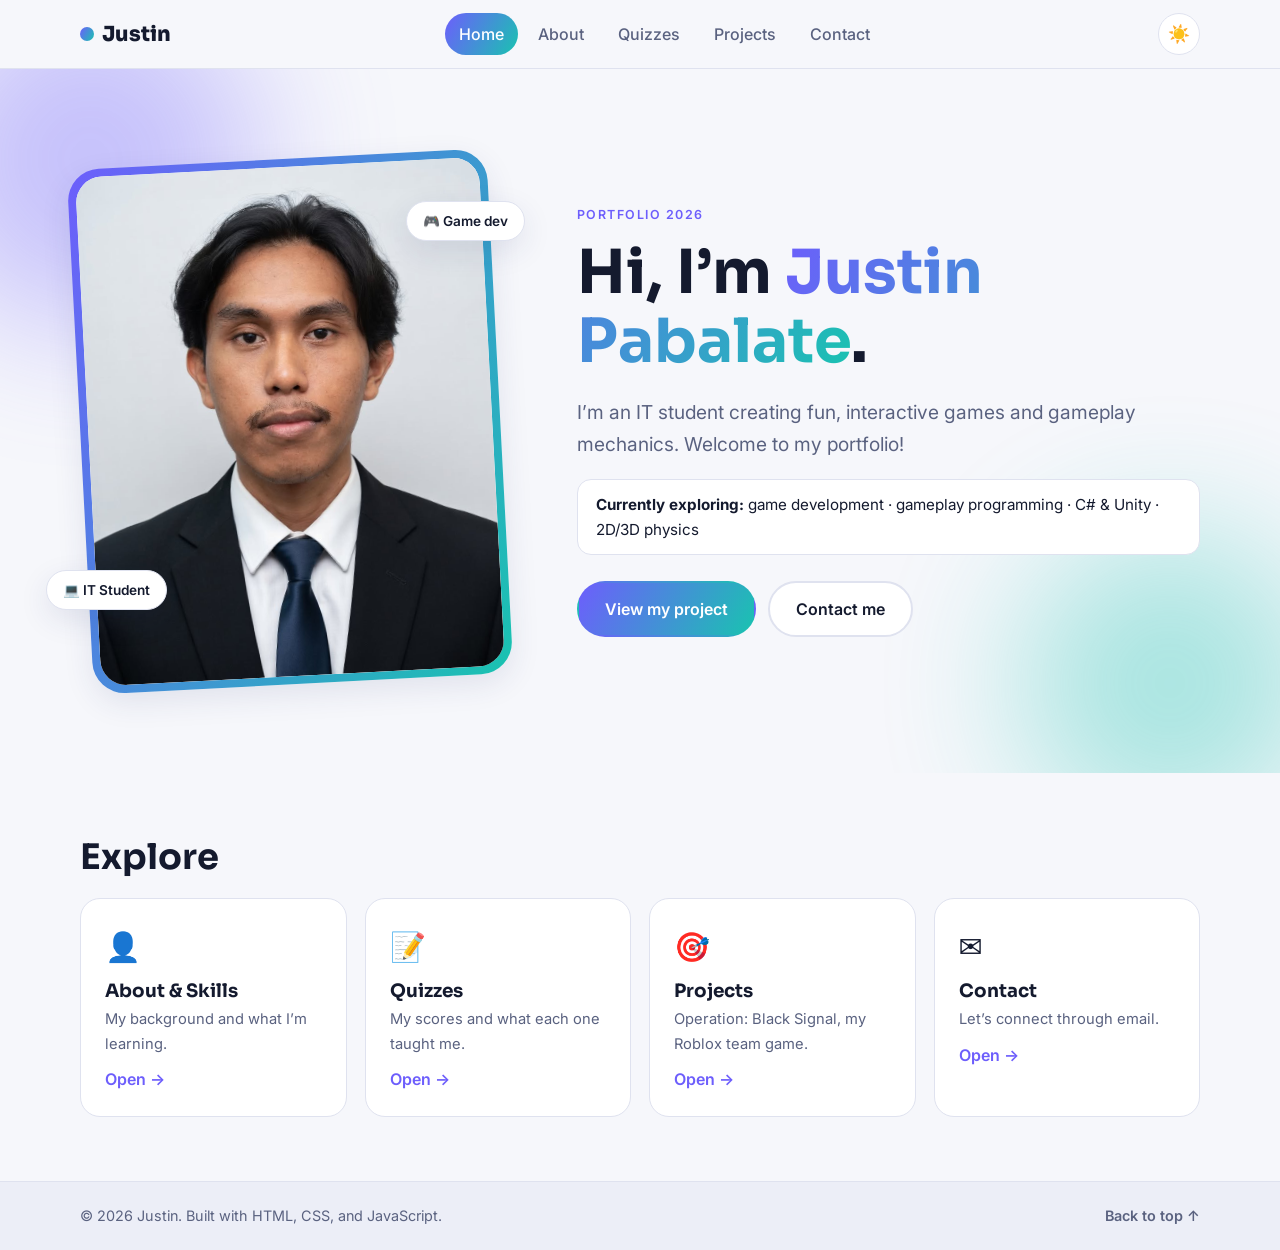
<file: index.html>
<!DOCTYPE html>
<html lang="en">
<head>
  <meta charset="UTF-8">
  <meta name="viewport" content="width=device-width, initial-scale=1">
  <title>Justin | IT Student Portfolio</title>
  <meta name="description" content="Justin Pabalate, an IT student creating fun, interactive games and gameplay mechanics.">
  <link rel="preconnect" href="https://fonts.googleapis.com">
  <link rel="preconnect" href="https://fonts.gstatic.com" crossorigin>
  <link href="https://fonts.googleapis.com/css2?family=Inter:wght@400;500;600&family=Sora:wght@600;800&display=swap" rel="stylesheet">
  <link rel="stylesheet" href="style.css">
  <script>try{var t=localStorage.getItem('theme')||(matchMedia('(prefers-color-scheme: dark)').matches?'dark':'light');document.documentElement.setAttribute('data-theme',t)}catch(e){}</script>
</head>
<body>
  <header class="site-header">
    <div class="wrap head-in">
      <a href="index.html" class="brand">Justin</a>
      <nav id="nav" class="nav" aria-label="Main">
        <a href="index.html" aria-current="page">Home</a>
        <a href="about.html">About</a>
        <a href="quizzes.html">Quizzes</a>
        <a href="projects.html">Projects</a>
        <a href="contact.html">Contact</a>
      </nav>
      <div class="head-tools">
        <button class="icon-btn theme-btn" id="themeBtn" aria-label="Toggle dark mode"><span class="sun">☀️</span><span class="moon">🌙</span></button>
        <button class="icon-btn menu-btn" id="menuBtn" aria-label="Toggle menu" aria-expanded="false" aria-controls="nav"><i></i><i></i><i></i></button>
      </div>
    </div>
  </header>

  <main>
    <section class="hero">
      <span class="blob b1"></span><span class="blob b2"></span>
      <div class="wrap hero-grid">
        <div class="hero-photo reveal">
          <div class="photo-card">
            <div class="inner">
              <span class="photo-fallback" aria-hidden="true">J</span>
              <img src="profile.jpg" alt="Portrait of Justin Pabalate in a black suit and navy tie" onerror="this.style.display='none'">
            </div>
          </div>
          <span class="float-chip c1">🎮 Game dev</span>
          <span class="float-chip c2">💻 IT Student</span>
        </div>

        <div class="reveal">
          <p class="eyebrow">Portfolio 2026</p>
          <h1>Hi, I’m <span class="grad-text">Justin Pabalate</span>.</h1>
          <p class="lead">I’m an IT student creating fun, interactive games and gameplay mechanics. Welcome to my portfolio!</p>
          <p class="exploring"><strong>Currently exploring:</strong> game development · gameplay programming · C# &amp; Unity · 2D/3D physics</p>
          <div class="btn-row">
            <a class="btn primary" href="projects.html">View my project</a>
            <a class="btn" href="contact.html">Contact me</a>
          </div>
        </div>
      </div>
    </section>

    <section class="section">
      <div class="wrap">
        <h2>Explore</h2>
        <div class="tiles">
          <a class="tile reveal" href="about.html"><span class="ico">👤</span><h3>About &amp; Skills</h3><p>My background and what I’m learning.</p><span class="go">Open →</span></a>
          <a class="tile reveal" href="quizzes.html"><span class="ico">📝</span><h3>Quizzes</h3><p>My scores and what each one taught me.</p><span class="go">Open →</span></a>
          <a class="tile reveal" href="projects.html"><span class="ico">🎯</span><h3>Projects</h3><p>Operation: Black Signal, my Roblox team game.</p><span class="go">Open →</span></a>
          <a class="tile reveal" href="contact.html"><span class="ico">✉️</span><h3>Contact</h3><p>Let’s connect through email.</p><span class="go">Open →</span></a>
        </div>
      </div>
    </section>
  </main>

  <footer class="site-footer">
    <div class="wrap foot-in">
      <p>© 2026 Justin. Built with HTML, CSS, and JavaScript.</p>
      <a href="#top" onclick="window.scrollTo({top:0,behavior:'smooth'});return false;">Back to top ↑</a>
    </div>
  </footer>
  <script src="script.js"></script>
</body>
</html>
</file>
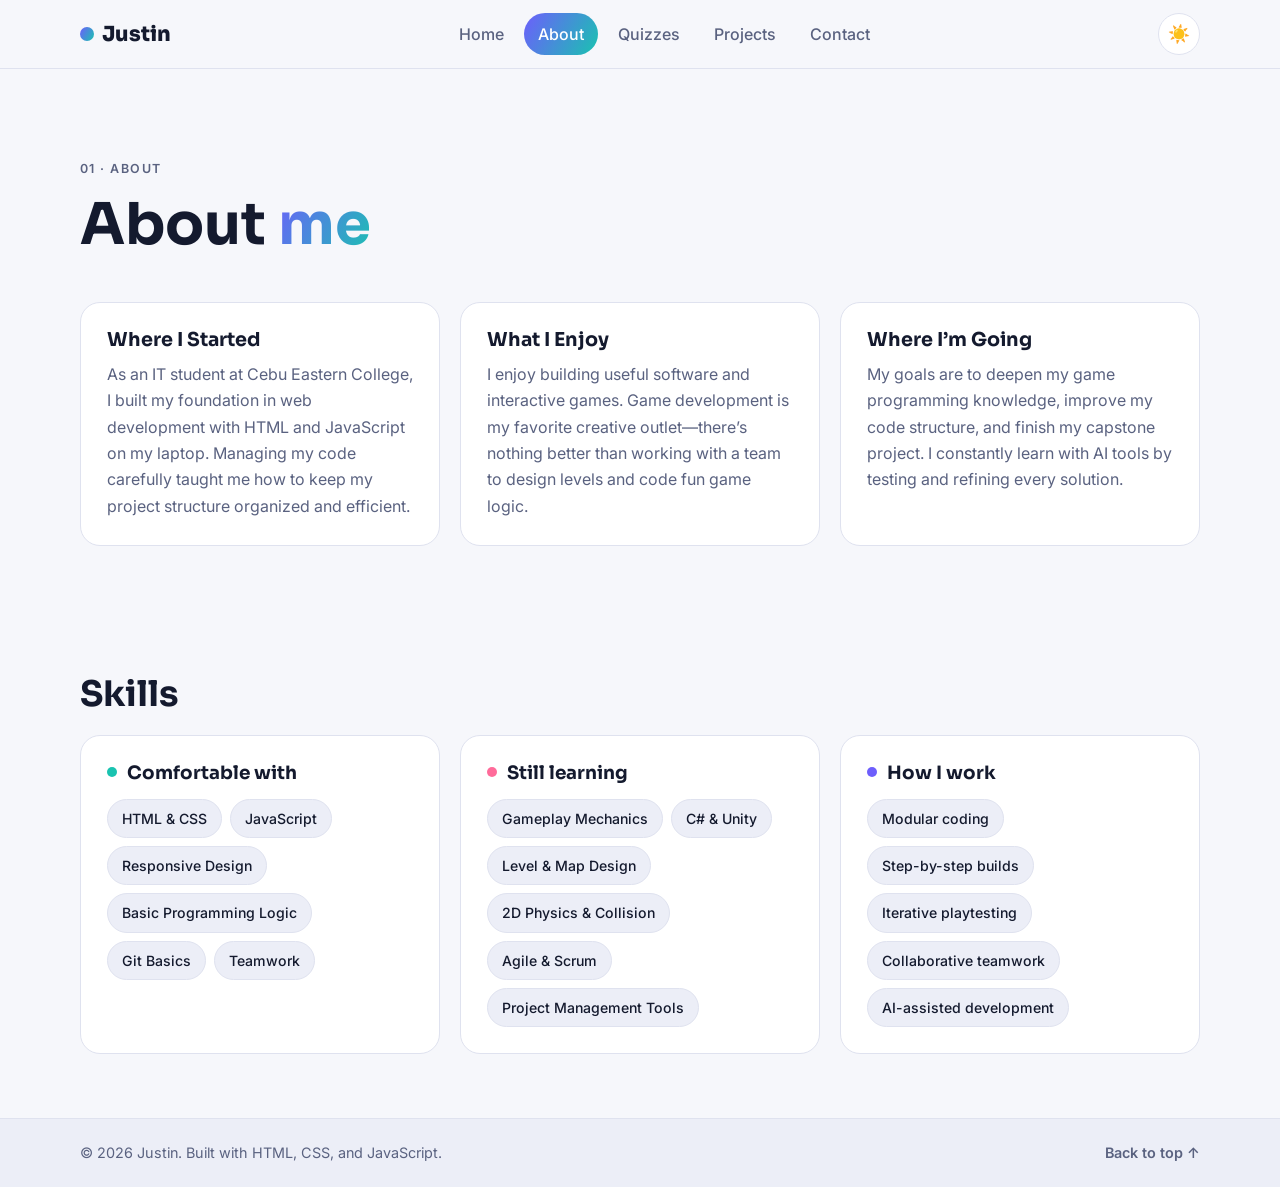
<file: about.html>
<!DOCTYPE html>
<html lang="en">
<head>
  <meta charset="UTF-8">
  <meta name="viewport" content="width=device-width, initial-scale=1">
  <title>About &amp; Skills | Justin</title>
  <meta name="description" content="About Justin and the skills he has and is still learning.">
  <link rel="preconnect" href="https://fonts.googleapis.com">
  <link rel="preconnect" href="https://fonts.gstatic.com" crossorigin>
  <link href="https://fonts.googleapis.com/css2?family=Inter:wght@400;500;600&family=Sora:wght@600;800&display=swap" rel="stylesheet">
  <link rel="stylesheet" href="style.css">
  <script>try{var t=localStorage.getItem('theme')||(matchMedia('(prefers-color-scheme: dark)').matches?'dark':'light');document.documentElement.setAttribute('data-theme',t)}catch(e){}</script>
</head>
<body>
  <header class="site-header">
    <div class="wrap head-in">
      <a href="index.html" class="brand">Justin</a>
      <nav id="nav" class="nav" aria-label="Main">
        <a href="index.html">Home</a>
        <a href="about.html" aria-current="page">About</a>
        <a href="quizzes.html">Quizzes</a>
        <a href="projects.html">Projects</a>
        <a href="contact.html">Contact</a>
      </nav>
      <div class="head-tools">
        <button class="icon-btn theme-btn" id="themeBtn" aria-label="Toggle dark mode"><span class="sun">☀️</span><span class="moon">🌙</span></button>
        <button class="icon-btn menu-btn" id="menuBtn" aria-label="Toggle menu" aria-expanded="false" aria-controls="nav"><i></i><i></i><i></i></button>
      </div>
    </div>
  </header>

  <main class="wrap">
    <div class="page-head reveal">
      <p class="eyebrow">01 · About</p>
      <h1>About <span class="grad-text">me</span></h1>
    </div>

    <section class="section" style="padding-top:8px">
      <div class="story-grid">
        <article class="story reveal">
          <h3>Where I Started</h3>
          <p>As an IT student at Cebu Eastern College, I built my foundation in web development with HTML and JavaScript on my laptop. Managing my code carefully taught me how to keep my project structure organized and efficient.</p>
        </article>
        <article class="story reveal">
          <h3>What I Enjoy</h3>
          <p>I enjoy building useful software and interactive games. Game development is my favorite creative outlet—there’s nothing better than working with a team to design levels and code fun game logic.</p>
        </article>
        <article class="story reveal">
          <h3>Where I’m Going</h3>
          <p>My goals are to deepen my game programming knowledge, improve my code structure, and finish my capstone project. I constantly learn with AI tools by testing and refining every solution.</p>
        </article>
      </div>
    </section>

    <section class="section">
      <h2 class="reveal">Skills</h2>
      <div class="skill-grid">
        <article class="skill-card reveal">
          <h3>Comfortable with</h3>
          <ul class="tags">
            <li>HTML &amp; CSS</li><li>JavaScript</li><li>Responsive Design</li><li>Basic Programming Logic</li><li>Git Basics</li><li>Teamwork</li>
          </ul>
        </article>
        <article class="skill-card reveal">
          <h3>Still learning</h3>
          <ul class="tags">
            <li>Gameplay Mechanics</li><li>C# &amp; Unity</li><li>Level &amp; Map Design</li><li>2D Physics &amp; Collision</li><li>Agile &amp; Scrum</li><li>Project Management Tools</li>
          </ul>
        </article>
        <article class="skill-card reveal">
          <h3>How I work</h3>
          <ul class="tags">
            <li>Modular coding</li><li>Step-by-step builds</li><li>Iterative playtesting</li><li>Collaborative teamwork</li><li>AI-assisted development</li>
          </ul>
        </article>
      </div>
    </section>
  </main>

  <footer class="site-footer">
    <div class="wrap foot-in">
      <p>© 2026 Justin. Built with HTML, CSS, and JavaScript.</p>
      <a href="#top" onclick="window.scrollTo({top:0,behavior:'smooth'});return false;">Back to top ↑</a>
    </div>
  </footer>
  <script src="script.js"></script>
</body>
</html>
</file>
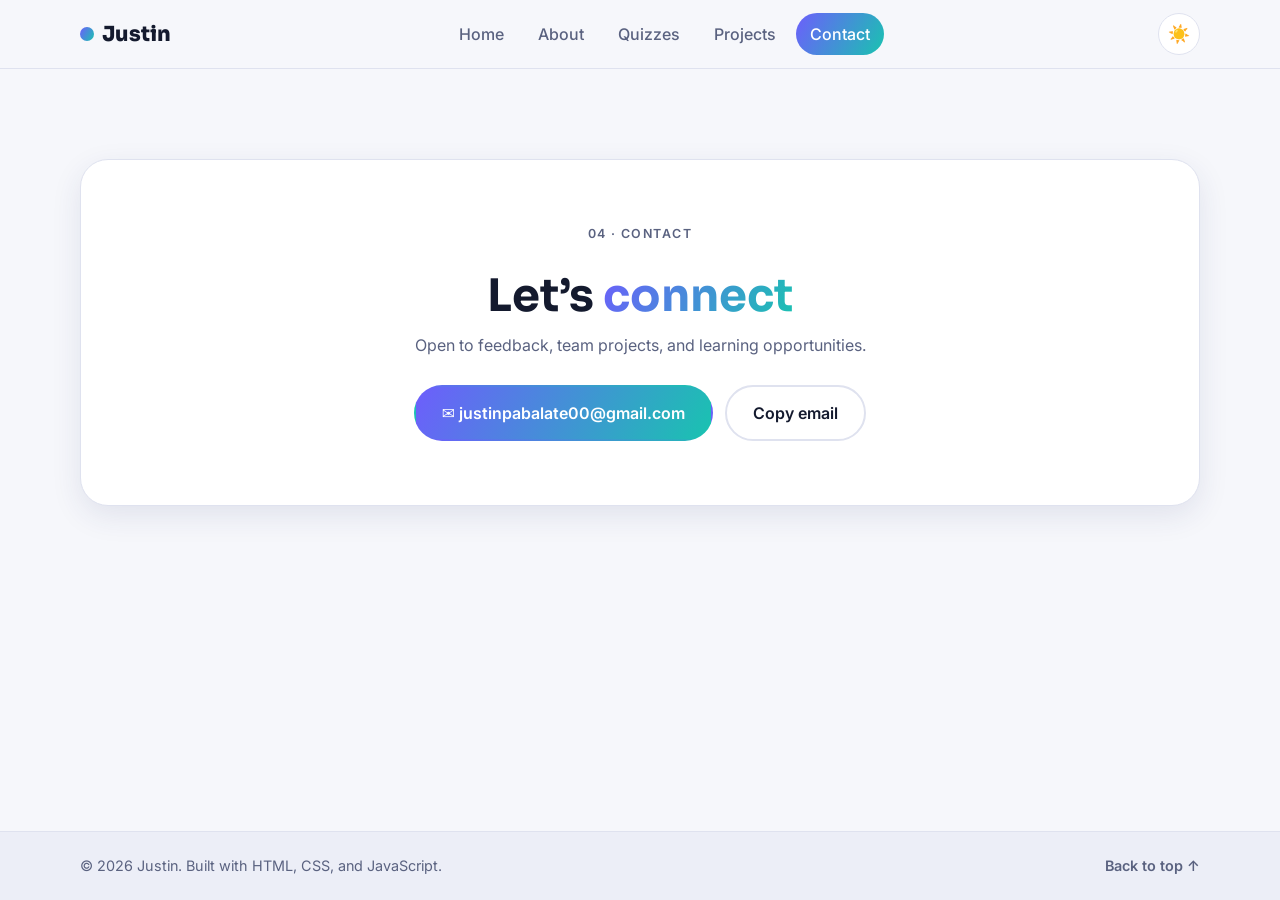
<file: contact.html>
<!DOCTYPE html>
<html lang="en">
<head>
  <meta charset="UTF-8">
  <meta name="viewport" content="width=device-width, initial-scale=1">
  <title>Contact | Justin</title>
  <meta name="description" content="Contact Justin by email.">
  <link rel="preconnect" href="https://fonts.googleapis.com">
  <link rel="preconnect" href="https://fonts.gstatic.com" crossorigin>
  <link href="https://fonts.googleapis.com/css2?family=Inter:wght@400;500;600&family=Sora:wght@600;800&display=swap" rel="stylesheet">
  <link rel="stylesheet" href="style.css">
  <script>try{var t=localStorage.getItem('theme')||(matchMedia('(prefers-color-scheme: dark)').matches?'dark':'light');document.documentElement.setAttribute('data-theme',t)}catch(e){}</script>
</head>
<body>
  <header class="site-header">
    <div class="wrap head-in">
      <a href="index.html" class="brand">Justin</a>
      <nav id="nav" class="nav" aria-label="Main">
        <a href="index.html">Home</a>
        <a href="about.html">About</a>
        <a href="quizzes.html">Quizzes</a>
        <a href="projects.html">Projects</a>
        <a href="contact.html" aria-current="page">Contact</a>
      </nav>
      <div class="head-tools">
        <button class="icon-btn theme-btn" id="themeBtn" aria-label="Toggle dark mode"><span class="sun">☀️</span><span class="moon">🌙</span></button>
        <button class="icon-btn menu-btn" id="menuBtn" aria-label="Toggle menu" aria-expanded="false" aria-controls="nav"><i></i><i></i><i></i></button>
      </div>
    </div>
  </header>

  <main class="wrap">
    <section class="section" style="padding-top:clamp(40px,8vw,90px)">
      <div class="contact-card reveal">
        <p class="eyebrow">04 · Contact</p>
        <h2>Let’s <span class="grad-text">connect</span></h2>
        <p>Open to feedback, team projects, and learning opportunities.</p>
        <div class="btn-row">
          <a class="btn primary mail" href="mailto:justinpabalate00@gmail.com">✉️ justinpabalate00@gmail.com</a>
          <button class="btn" id="copyBtn" data-email="justinpabalate00@gmail.com" type="button">Copy email</button>
        </div>
      </div>
    </section>
  </main>

  <div class="toast" id="toast" role="status" aria-live="polite"></div>

  <footer class="site-footer">
    <div class="wrap foot-in">
      <p>© 2026 Justin. Built with HTML, CSS, and JavaScript.</p>
      <a href="#top" onclick="window.scrollTo({top:0,behavior:'smooth'});return false;">Back to top ↑</a>
    </div>
  </footer>
  <script src="script.js"></script>
</body>
</html>
</file>
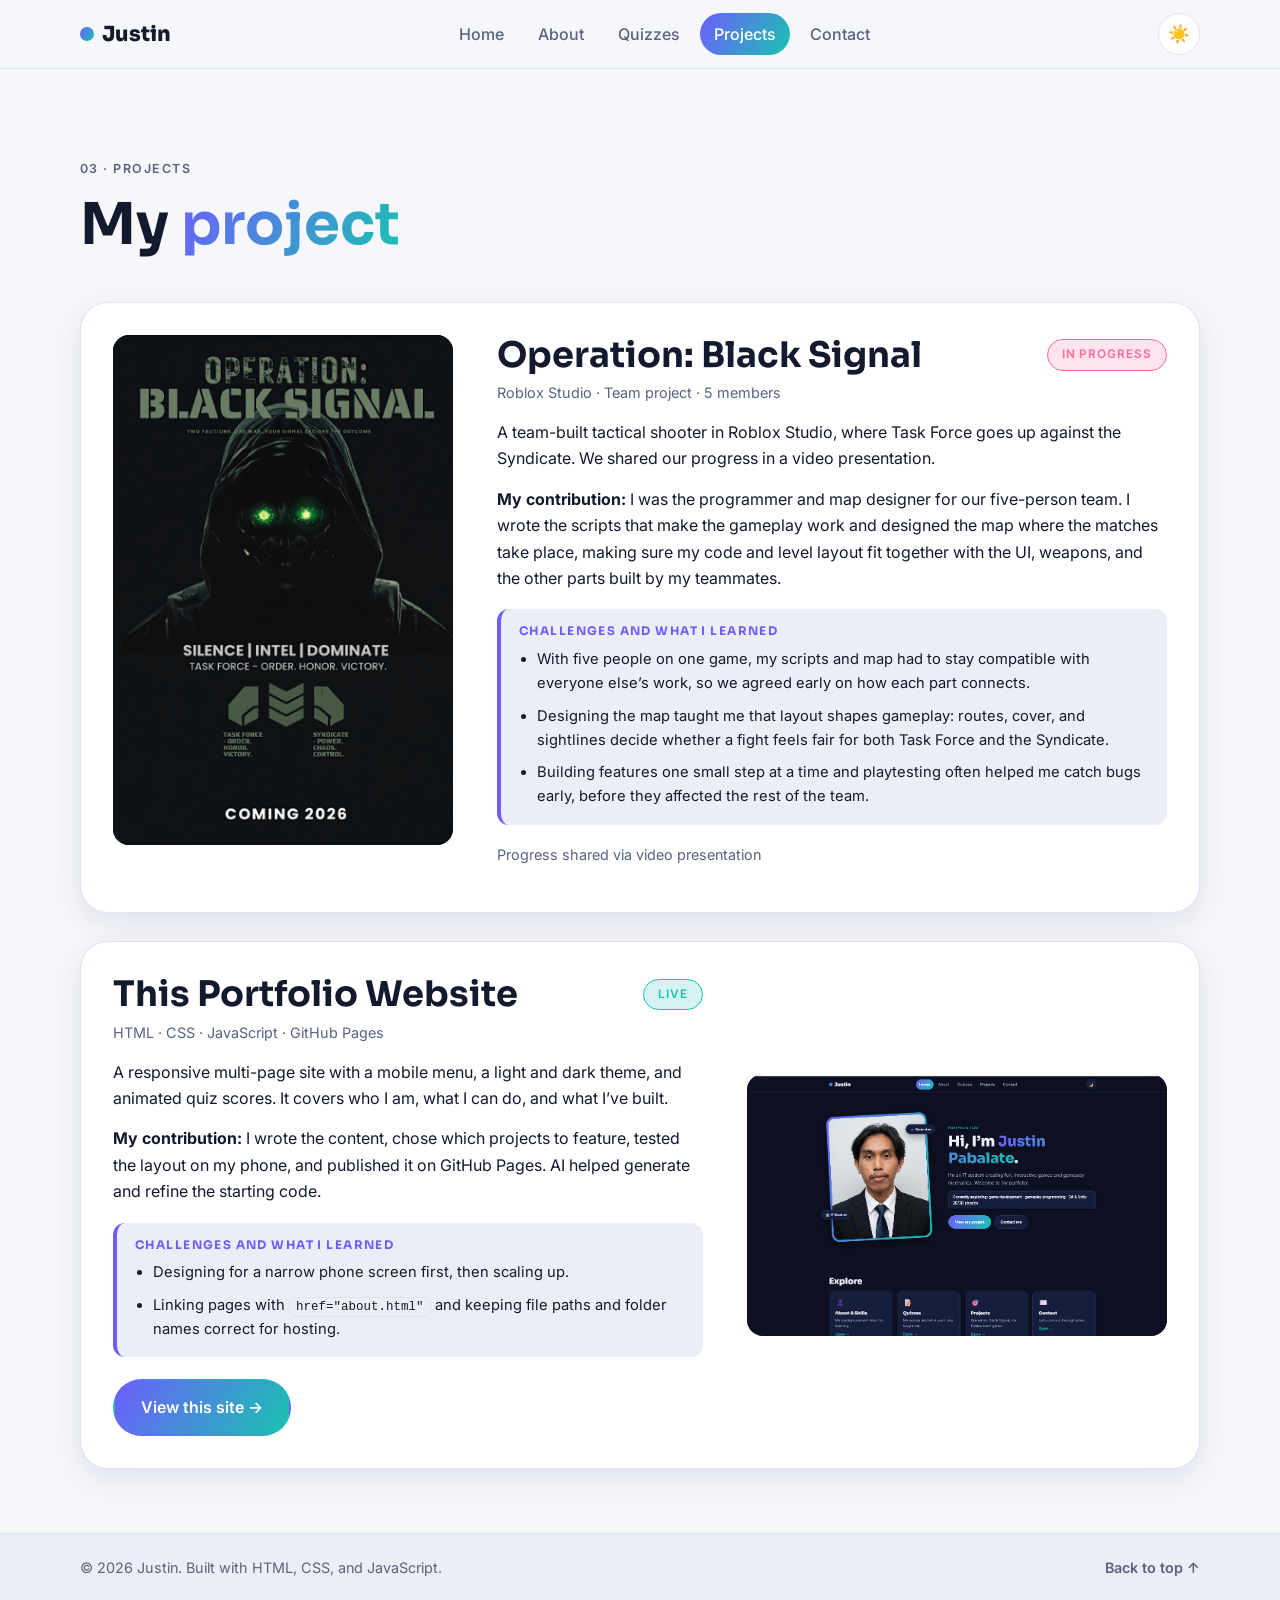
<file: projects.html>
<!DOCTYPE html>
<html lang="en">
<head>
  <meta charset="UTF-8">
  <meta name="viewport" content="width=device-width, initial-scale=1">
  <title>Projects | Justin</title>
  <meta name="description" content="Operation: Black Signal, a Roblox Studio team project.">
  <link rel="preconnect" href="https://fonts.googleapis.com">
  <link rel="preconnect" href="https://fonts.gstatic.com" crossorigin>
  <link href="https://fonts.googleapis.com/css2?family=Inter:wght@400;500;600&family=Sora:wght@600;800&display=swap" rel="stylesheet">
  <link rel="stylesheet" href="style.css">
  <script>try{var t=localStorage.getItem('theme')||(matchMedia('(prefers-color-scheme: dark)').matches?'dark':'light');document.documentElement.setAttribute('data-theme',t)}catch(e){}</script>
</head>
<body>
  <header class="site-header">
    <div class="wrap head-in">
      <a href="index.html" class="brand">Justin</a>
      <nav id="nav" class="nav" aria-label="Main">
        <a href="index.html">Home</a>
        <a href="about.html">About</a>
        <a href="quizzes.html">Quizzes</a>
        <a href="projects.html" aria-current="page">Projects</a>
        <a href="contact.html">Contact</a>
      </nav>
      <div class="head-tools">
        <button class="icon-btn theme-btn" id="themeBtn" aria-label="Toggle dark mode"><span class="sun">☀️</span><span class="moon">🌙</span></button>
        <button class="icon-btn menu-btn" id="menuBtn" aria-label="Toggle menu" aria-expanded="false" aria-controls="nav"><i></i><i></i><i></i></button>
      </div>
    </div>
  </header>

  <main class="wrap">
    <div class="page-head reveal">
      <p class="eyebrow">03 · Projects</p>
      <h1>My <span class="grad-text">project</span></h1>
    </div>

    <section class="section" style="padding-top:8px">
      <article class="project reveal">
        <div class="poster" data-tilt>
          <span class="poster-fallback" aria-hidden="true">Operation: Black Signal</span>
          <img src="black-signal.jpg" alt="Operation: Black Signal poster showing a hooded figure with glowing green eyes" onerror="this.style.display='none'">
        </div>
        <div class="project-body">
          <div class="project-head">
            <h2>Operation: Black Signal</h2>
            <span class="status">In progress</span>
          </div>
          <p class="meta">Roblox Studio · Team project · 5 members</p>
          <p>A team-built tactical shooter in Roblox Studio, where Task Force goes up against the Syndicate. We shared our progress in a video presentation.</p>
          <p><strong>My contribution:</strong> I was the programmer and map designer for our five-person team. I wrote the scripts that make the gameplay work and designed the map where the matches take place, making sure my code and level layout fit together with the UI, weapons, and the other parts built by my teammates.</p>
          <div class="learned">
            <h4>Challenges and what I learned</h4>
            <ul>
              <li>With five people on one game, my scripts and map had to stay compatible with everyone else’s work, so we agreed early on how each part connects.</li>
              <li>Designing the map taught me that layout shapes gameplay: routes, cover, and sightlines decide whether a fight feels fair for both Task Force and the Syndicate.</li>
              <li>Building features one small step at a time and playtesting often helped me catch bugs early, before they affected the rest of the team.</li>
            </ul>
          </div>
          <p class="meta">Progress shared via video presentation</p>
        </div>
      </article>

      <article class="project alt reveal">
        <div class="project-body">
          <div class="project-head">
            <h2>This Portfolio Website</h2>
            <span class="status live">Live</span>
          </div>
          <p class="meta">HTML · CSS · JavaScript · GitHub Pages</p>
          <p>A responsive multi-page site with a mobile menu, a light and dark theme, and animated quiz scores. It covers who I am, what I can do, and what I’ve built.</p>
          <p><strong>My contribution:</strong> I wrote the content, chose which projects to feature, tested the layout on my phone, and published it on GitHub Pages. AI helped generate and refine the starting code.</p>
          <div class="learned">
            <h4>Challenges and what I learned</h4>
            <ul>
              <li>Designing for a narrow phone screen first, then scaling up.</li>
              <li>Linking pages with <code>href="about.html"</code> and keeping file paths and folder names correct for hosting.</li>
            </ul>
          </div>
          <a class="btn primary" href="index.html">View this site →</a>
        </div>
        <div class="shot">
          <span class="shot-fallback" aria-hidden="true">This Portfolio</span>
          <img src="portfolio.jpg" alt="Screenshot of the home page of this portfolio website" onerror="this.style.display='none'">
        </div>
      </article>
    </section>
  </main>

  <footer class="site-footer">
    <div class="wrap foot-in">
      <p>© 2026 Justin. Built with HTML, CSS, and JavaScript.</p>
      <a href="#top" onclick="window.scrollTo({top:0,behavior:'smooth'});return false;">Back to top ↑</a>
    </div>
  </footer>
  <script src="script.js"></script>
</body>
</html>
</file>
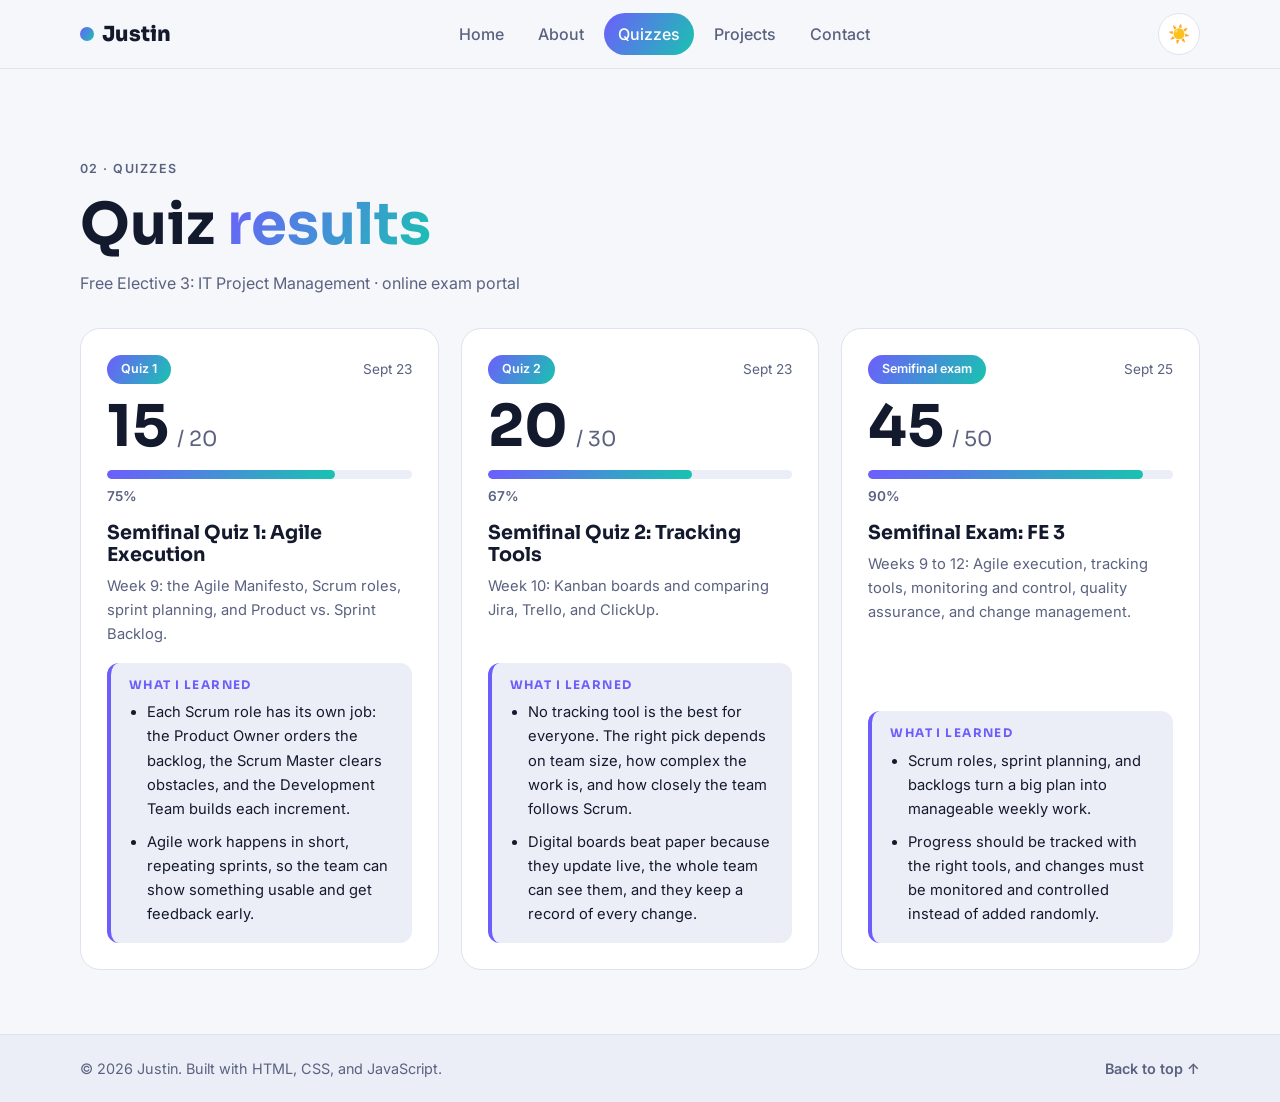
<file: quizzes.html>
<!DOCTYPE html>
<html lang="en">
<head>
  <meta charset="UTF-8">
  <meta name="viewport" content="width=device-width, initial-scale=1">
  <title>Quizzes | Justin</title>
  <meta name="description" content="Quiz and exam results from IT Project Management, with what Justin learned.">
  <link rel="preconnect" href="https://fonts.googleapis.com">
  <link rel="preconnect" href="https://fonts.gstatic.com" crossorigin>
  <link href="https://fonts.googleapis.com/css2?family=Inter:wght@400;500;600&family=Sora:wght@600;800&display=swap" rel="stylesheet">
  <link rel="stylesheet" href="style.css">
  <script>try{var t=localStorage.getItem('theme')||(matchMedia('(prefers-color-scheme: dark)').matches?'dark':'light');document.documentElement.setAttribute('data-theme',t)}catch(e){}</script>
</head>
<body>
  <header class="site-header">
    <div class="wrap head-in">
      <a href="index.html" class="brand">Justin</a>
      <nav id="nav" class="nav" aria-label="Main">
        <a href="index.html">Home</a>
        <a href="about.html">About</a>
        <a href="quizzes.html" aria-current="page">Quizzes</a>
        <a href="projects.html">Projects</a>
        <a href="contact.html">Contact</a>
      </nav>
      <div class="head-tools">
        <button class="icon-btn theme-btn" id="themeBtn" aria-label="Toggle dark mode"><span class="sun">☀️</span><span class="moon">🌙</span></button>
        <button class="icon-btn menu-btn" id="menuBtn" aria-label="Toggle menu" aria-expanded="false" aria-controls="nav"><i></i><i></i><i></i></button>
      </div>
    </div>
  </header>

  <main class="wrap">
    <div class="page-head reveal">
      <p class="eyebrow">02 · Quizzes</p>
      <h1>Quiz <span class="grad-text">results</span></h1>
      <p>Free Elective 3: IT Project Management · online exam portal</p>
    </div>

    <section class="section" style="padding-top:8px">
      <div class="quiz-grid">
        <article class="quiz reveal">
          <div class="quiz-top"><span class="tag">Quiz 1</span><span class="date">Sept 23</span></div>
          <div class="score"><strong data-count="15">0</strong><span>/ 20</span></div>
          <div class="bar" role="img" aria-label="75 percent"><i data-w="75%"></i></div>
          <p class="pct">75%</p>
          <h3>Semifinal Quiz 1: Agile Execution</h3>
          <p class="topic">Week 9: the Agile Manifesto, Scrum roles, sprint planning, and Product vs. Sprint Backlog.</p>
          <div class="learned">
            <h4>What I learned</h4>
            <ul>
              <li>Each Scrum role has its own job: the Product Owner orders the backlog, the Scrum Master clears obstacles, and the Development Team builds each increment.</li>
              <li>Agile work happens in short, repeating sprints, so the team can show something usable and get feedback early.</li>
            </ul>
          </div>
        </article>

        <article class="quiz reveal">
          <div class="quiz-top"><span class="tag">Quiz 2</span><span class="date">Sept 23</span></div>
          <div class="score"><strong data-count="20">0</strong><span>/ 30</span></div>
          <div class="bar" role="img" aria-label="67 percent"><i data-w="67%"></i></div>
          <p class="pct">67%</p>
          <h3>Semifinal Quiz 2: Tracking Tools</h3>
          <p class="topic">Week 10: Kanban boards and comparing Jira, Trello, and ClickUp.</p>
          <div class="learned">
            <h4>What I learned</h4>
            <ul>
              <li>No tracking tool is the best for everyone. The right pick depends on team size, how complex the work is, and how closely the team follows Scrum.</li>
              <li>Digital boards beat paper because they update live, the whole team can see them, and they keep a record of every change.</li>
            </ul>
          </div>
        </article>

        <article class="quiz reveal">
          <div class="quiz-top"><span class="tag">Semifinal exam</span><span class="date">Sept 25</span></div>
          <div class="score"><strong data-count="45">0</strong><span>/ 50</span></div>
          <div class="bar" role="img" aria-label="90 percent"><i data-w="90%"></i></div>
          <p class="pct">90%</p>
          <h3>Semifinal Exam: FE 3</h3>
          <p class="topic">Weeks 9 to 12: Agile execution, tracking tools, monitoring and control, quality assurance, and change management.</p>
          <div class="learned">
            <h4>What I learned</h4>
            <ul>
              <li>Scrum roles, sprint planning, and backlogs turn a big plan into manageable weekly work.</li>
              <li>Progress should be tracked with the right tools, and changes must be monitored and controlled instead of added randomly.</li>
            </ul>
          </div>
        </article>
      </div>
    </section>
  </main>

  <footer class="site-footer">
    <div class="wrap foot-in">
      <p>© 2026 Justin. Built with HTML, CSS, and JavaScript.</p>
      <a href="#top" onclick="window.scrollTo({top:0,behavior:'smooth'});return false;">Back to top ↑</a>
    </div>
  </footer>
  <script src="script.js"></script>
</body>
</html>
</file>
<file: style.css>
:root {
  --bg: #f6f7fb;
  --bg2: #eceef7;
  --card: #ffffff;
  --ink: #141a2e;
  --muted: #5a6280;
  --line: #dfe2ef;
  --a1: #6d5efc;
  --a2: #19c3b0;
  --a3: #ff6b9a;
  --grad: linear-gradient(120deg, var(--a1), var(--a2));
  --shadow: 0 10px 30px rgba(40, 50, 110, .10);
  --radius: 20px;
  --head-h: 68px;
}
[data-theme="dark"] {
  --bg: #0c1020;
  --bg2: #121833;
  --card: #171e3b;
  --ink: #eef0fb;
  --muted: #a3abcc;
  --line: #262e55;
  --shadow: 0 10px 30px rgba(0, 0, 0, .35);
}

* { box-sizing: border-box; margin: 0; padding: 0; }
html { scroll-behavior: smooth; -webkit-text-size-adjust: 100%; }
body {
  font-family: "Inter", system-ui, sans-serif;
  background: var(--bg);
  color: var(--ink);
  line-height: 1.65;
  transition: background .3s, color .3s;
  overflow-x: hidden;
  min-height: 100vh;
  min-height: 100dvh;
  display: flex;
  flex-direction: column;
}
main { flex: 1 0 auto; width: 100%; }
main.wrap { width: min(1120px, 100% - 40px); }
.site-footer { margin-top: auto; }

/* About stories */
.story-grid { display: grid; grid-template-columns: repeat(auto-fit, minmax(280px, 1fr)); gap: 20px; }
.story { background: var(--card); border: 1px solid var(--line); border-radius: var(--radius); padding: 26px; transition: transform .25s, box-shadow .25s; }
.story:hover { transform: translateY(-6px); box-shadow: var(--shadow); }
.story h3 { font-size: 1.2rem; margin-bottom: 10px; }
.story p { color: var(--muted); }

/* Portfolio project card */
.project.alt { grid-template-columns: 1fr minmax(0, 420px); margin-top: 28px; align-items: center; }
.shot { position: relative; aspect-ratio: 16 / 10; border-radius: 16px; overflow: hidden; background: linear-gradient(135deg, #7c3aed, #d46ccf 60%, #a9547c); }
.shot img { position: absolute; inset: 0; width: 100%; height: 100%; object-fit: cover; object-position: top; }
.shot-fallback { position: absolute; inset: 0; display: grid; place-items: center; color: #fff; font: 800 clamp(1.4rem, 4vw, 2rem) "Sora", sans-serif; text-shadow: 0 4px 14px rgba(0, 0, 0, .3); }
.status.live { background: color-mix(in srgb, var(--a2) 18%, transparent); color: var(--a2); border-color: var(--a2); }
.project-body code { font-size: .85em; padding: 2px 6px; border-radius: 6px; background: var(--bg2); border: 1px solid var(--line); }
.project-body .btn { margin-top: 4px; }
@media (max-width: 900px) {
  .project.alt { grid-template-columns: 1fr; }
  .project.alt .shot { order: -1; }
}
h1, h2, h3, h4 { font-family: "Sora", "Inter", sans-serif; line-height: 1.15; }
img { max-width: 100%; display: block; }
a { color: inherit; }
:focus-visible { outline: 3px solid var(--a1); outline-offset: 3px; border-radius: 6px; }

.wrap { width: min(1120px, 100% - 40px); margin-inline: auto; }

/* Header */
.site-header {
  position: sticky; top: 0; z-index: 100;
  background: color-mix(in srgb, var(--bg) 85%, transparent);
  backdrop-filter: blur(12px);
  border-bottom: 1px solid var(--line);
}
.head-in { height: var(--head-h); display: flex; align-items: center; justify-content: space-between; gap: 16px; }
.brand { font-family: "Sora", sans-serif; font-weight: 800; font-size: 1.3rem; text-decoration: none; display: flex; align-items: center; gap: 8px; }
.brand::before { content: ""; width: 14px; height: 14px; border-radius: 50%; background: var(--grad); }
.nav { display: flex; align-items: center; gap: 6px; }
.nav a { text-decoration: none; font-weight: 500; color: var(--muted); padding: 8px 14px; border-radius: 999px; transition: .2s; }
.nav a:hover { color: var(--ink); background: var(--bg2); }
.nav a[aria-current="page"] { color: #fff; background: var(--grad); }
.head-tools { display: flex; align-items: center; gap: 8px; }
.icon-btn {
  width: 42px; height: 42px; border-radius: 50%; border: 1px solid var(--line);
  background: var(--card); color: var(--ink); cursor: pointer; font-size: 1.1rem;
  display: grid; place-items: center; transition: transform .2s, background .2s;
}
.icon-btn:hover { transform: rotate(15deg) scale(1.06); }
.theme-btn .moon { display: none; }
[data-theme="dark"] .theme-btn .sun { display: none; }
[data-theme="dark"] .theme-btn .moon { display: inline; }
.menu-btn { display: none; flex-direction: column; justify-content: center; align-items: center; gap: 4px; }
.menu-btn i { display: block; width: 18px; height: 2px; background: var(--ink); transition: .25s; }
.menu-btn[aria-expanded="true"] i:nth-child(1) { transform: translateY(6px) rotate(45deg); }
.menu-btn[aria-expanded="true"] i:nth-child(2) { opacity: 0; }
.menu-btn[aria-expanded="true"] i:nth-child(3) { transform: translateY(-6px) rotate(-45deg); }

/* Buttons & bits */
.btn {
  display: inline-flex; align-items: center; gap: 8px; padding: 13px 26px; border-radius: 999px;
  border: 2px solid var(--line); background: var(--card); color: var(--ink);
  text-decoration: none; font-weight: 600; cursor: pointer; font-size: 1rem; font-family: inherit;
  transition: transform .2s, box-shadow .2s;
}
.btn:hover { transform: translateY(-3px); box-shadow: var(--shadow); }
.btn.primary { background: var(--grad); border-color: transparent; color: #fff; }
.btn-row { display: flex; flex-wrap: wrap; gap: 12px; }
.grad-text { background: var(--grad); -webkit-background-clip: text; background-clip: text; color: transparent; }
.eyebrow { font-weight: 600; letter-spacing: .12em; text-transform: uppercase; font-size: .78rem; color: var(--a1); margin-bottom: 12px; }
[data-theme="dark"] .eyebrow { color: var(--a2); }

/* Page heading */
.page-head { padding: clamp(48px, 8vw, 90px) 0 24px; }
.page-head h1 { font-size: clamp(2.2rem, 6vw, 3.6rem); margin-bottom: 12px; }
.page-head p { color: var(--muted); max-width: 60ch; }
.section { padding: clamp(32px, 6vw, 64px) 0; }
.section h2 { font-size: clamp(1.6rem, 4vw, 2.2rem); margin-bottom: 20px; }

/* Home hero */
.hero { position: relative; padding: clamp(40px, 7vw, 90px) 0; overflow: hidden; }
.blob { position: absolute; border-radius: 50%; filter: blur(70px); opacity: .35; z-index: -1; animation: float 12s ease-in-out infinite; }
.blob.b1 { width: 340px; height: 340px; background: var(--a1); top: -80px; left: -80px; }
.blob.b2 { width: 300px; height: 300px; background: var(--a2); bottom: -60px; right: -40px; animation-delay: -5s; }
@keyframes float { 50% { transform: translate(30px, -30px) scale(1.08); } }
.hero-grid { display: grid; grid-template-columns: 420px 1fr; gap: clamp(32px, 6vw, 80px); align-items: center; }
.hero-photo { position: relative; justify-self: center; width: 100%; max-width: 420px; }
.photo-card {
  position: relative; aspect-ratio: 4 / 5; border-radius: 32px; overflow: hidden;
  background: var(--grad); padding: 8px; box-shadow: var(--shadow);
  transform: rotate(-3deg); transition: transform .4s;
}
.photo-card:hover { transform: rotate(0) scale(1.02); }
.photo-card .inner { position: relative; width: 100%; height: 100%; border-radius: 26px; overflow: hidden; background: var(--card); }
.photo-card img { position: absolute; inset: 0; width: 100%; height: 100%; object-fit: cover; object-position: center 15%; }
.photo-fallback { position: absolute; inset: 0; display: grid; place-items: center; font: 800 5rem "Sora", sans-serif; color: var(--muted); }
.float-chip {
  position: absolute; background: var(--card); border: 1px solid var(--line); box-shadow: var(--shadow);
  padding: 8px 16px; border-radius: 999px; font-weight: 600; font-size: .85rem; white-space: nowrap;
  animation: bob 5s ease-in-out infinite;
}
.float-chip.c1 { top: 8%; right: -6%; }
.float-chip.c2 { bottom: 14%; left: -8%; animation-delay: -2s; }
@keyframes bob { 50% { transform: translateY(-10px); } }
.hero h1 { font-size: clamp(2.2rem, 5.2vw, 3.8rem); margin-bottom: 20px; }
.hero .lead { font-size: clamp(1.02rem, 2vw, 1.2rem); color: var(--muted); margin-bottom: 18px; max-width: 52ch; }
.exploring { display: inline-block; padding: 12px 18px; border-radius: 14px; background: var(--card); border: 1px solid var(--line); font-size: .95rem; margin-bottom: 26px; }

.tiles { display: grid; grid-template-columns: repeat(auto-fit, minmax(220px, 1fr)); gap: 18px; }
.tile {
  display: block; text-decoration: none; background: var(--card); border: 1px solid var(--line);
  border-radius: var(--radius); padding: 24px; transition: transform .25s, box-shadow .25s, border-color .25s;
}
.tile:hover { transform: translateY(-6px); box-shadow: var(--shadow); border-color: var(--a1); }
.tile .ico { font-size: 1.8rem; display: block; margin-bottom: 10px; }
.tile h3 { font-size: 1.15rem; margin-bottom: 6px; }
.tile p { color: var(--muted); font-size: .92rem; }
.tile .go { display: inline-block; margin-top: 10px; font-weight: 600; color: var(--a1); transition: transform .2s; }
[data-theme="dark"] .tile .go { color: var(--a2); }
.tile:hover .go { transform: translateX(6px); }

/* About */
.about-grid { display: grid; grid-template-columns: 1fr 1fr; gap: 28px; color: var(--muted); }
.skill-grid { display: grid; grid-template-columns: repeat(auto-fit, minmax(290px, 1fr)); gap: 20px; }
.skill-card { background: var(--card); border: 1px solid var(--line); border-radius: var(--radius); padding: 26px; transition: transform .25s, box-shadow .25s; }
.skill-card:hover { transform: translateY(-6px); box-shadow: var(--shadow); }
.skill-card h3 { font-size: 1.15rem; margin-bottom: 16px; display: flex; align-items: center; gap: 10px; }
.skill-card h3::before { content: ""; width: 10px; height: 10px; border-radius: 50%; background: var(--a2); }
.skill-card:nth-child(2) h3::before { background: var(--a3); }
.skill-card:nth-child(3) h3::before { background: var(--a1); }
.tags { display: flex; flex-wrap: wrap; gap: 8px; list-style: none; }
.tags li { padding: 7px 14px; border-radius: 999px; background: var(--bg2); border: 1px solid var(--line); font-size: .88rem; font-weight: 500; transition: .2s; cursor: default; }
.tags li:hover { background: var(--grad); color: #fff; border-color: transparent; transform: translateY(-2px); }

/* Quizzes */
.quiz-grid { display: grid; grid-template-columns: repeat(auto-fit, minmax(290px, 1fr)); gap: 22px; }
.quiz { background: var(--card); border: 1px solid var(--line); border-radius: var(--radius); padding: 26px; display: flex; flex-direction: column; transition: transform .25s, box-shadow .25s; }
.quiz:hover { transform: translateY(-6px); box-shadow: var(--shadow); }
.quiz-top { display: flex; justify-content: space-between; align-items: center; margin-bottom: 14px; gap: 8px; }
.tag { background: var(--grad); color: #fff; padding: 4px 14px; border-radius: 999px; font-size: .78rem; font-weight: 600; }
.date { color: var(--muted); font-size: .85rem; }
.score { font-family: "Sora", sans-serif; display: flex; align-items: baseline; gap: 8px; }
.score strong { font-size: 3.6rem; line-height: 1; }
.score span { font-size: 1.3rem; color: var(--muted); }
.bar { height: 9px; background: var(--bg2); border-radius: 99px; overflow: hidden; margin: 14px 0 6px; }
.bar i { display: block; height: 100%; width: 0; background: var(--grad); border-radius: 99px; transition: width 1.2s cubic-bezier(.2, .8, .2, 1); }
.pct { font-size: .85rem; font-weight: 600; color: var(--muted); margin-bottom: 14px; }
.quiz h3 { font-size: 1.2rem; margin-bottom: 8px; }
.topic { color: var(--muted); font-size: .92rem; margin-bottom: 16px; }

.learned { background: var(--bg2); border-left: 4px solid var(--a1); border-radius: 12px; padding: 16px 18px; margin-top: auto; }
.learned h4 { font-size: .74rem; letter-spacing: .12em; text-transform: uppercase; color: var(--a1); margin-bottom: 8px; }
[data-theme="dark"] .learned h4 { color: var(--a2); }
.learned ul { padding-left: 18px; }
.learned li { font-size: .92rem; margin-bottom: 8px; }
.learned li:last-child { margin-bottom: 0; }

/* Project */
.project { display: grid; grid-template-columns: minmax(0, 340px) 1fr; gap: clamp(24px, 4vw, 44px); background: var(--card); border: 1px solid var(--line); border-radius: 28px; padding: clamp(18px, 3vw, 32px); box-shadow: var(--shadow); }
.poster { position: relative; aspect-ratio: 2 / 3; border-radius: 16px; overflow: hidden; background: #0f1512; transition: transform .2s ease-out; will-change: transform; }
.poster img { position: absolute; inset: 0; width: 100%; height: 100%; object-fit: cover; }
.poster-fallback { position: absolute; inset: 0; display: grid; place-items: center; padding: 20px; text-align: center; color: #8fa07d; font: 800 1.5rem "Sora", sans-serif; }
.project-head { display: flex; justify-content: space-between; align-items: center; gap: 12px; flex-wrap: wrap; margin-bottom: 6px; }
.project-head h2 { font-size: clamp(1.6rem, 4vw, 2.2rem); margin: 0; }
.status { font-size: .74rem; font-weight: 600; text-transform: uppercase; letter-spacing: .08em; padding: 5px 14px; border-radius: 999px; background: color-mix(in srgb, var(--a3) 18%, transparent); color: var(--a3); border: 1px solid var(--a3); }
.meta { color: var(--muted); font-size: .9rem; margin-bottom: 14px; }
.project-body > p { margin-bottom: 14px; }
.project-body .learned { margin: 18px 0; }

/* Contact */
.contact-card { text-align: center; background: var(--card); border: 1px solid var(--line); border-radius: 28px; padding: clamp(32px, 7vw, 64px) 24px; box-shadow: var(--shadow); }
.contact-card h2 { font-size: clamp(1.8rem, 5vw, 2.8rem); margin-bottom: 10px; }
.contact-card p { color: var(--muted); margin-bottom: 26px; }
.contact-card .btn-row { justify-content: center; }
.mail { word-break: break-all; }

/* Footer */
.site-footer { border-top: 1px solid var(--line); background: var(--bg2); }
.foot-in { display: flex; justify-content: space-between; align-items: center; flex-wrap: wrap; gap: 12px; padding: 22px 0; color: var(--muted); font-size: .9rem; }
.foot-in a { text-decoration: none; font-weight: 600; }

/* Toast */
.toast { position: fixed; left: 50%; bottom: 28px; transform: translate(-50%, 80px); background: var(--ink); color: var(--bg); padding: 12px 22px; border-radius: 999px; font-weight: 600; opacity: 0; transition: .35s; z-index: 200; }
.toast.show { transform: translate(-50%, 0); opacity: 1; }

/* Reveal */
.reveal { opacity: 0; transform: translateY(28px); transition: opacity .7s, transform .7s; }
.reveal.in { opacity: 1; transform: none; }
.reveal:nth-child(2) { transition-delay: .1s; }
.reveal:nth-child(3) { transition-delay: .2s; }
.reveal:nth-child(4) { transition-delay: .3s; }

/* Responsive */
@media (max-width: 900px) {
  .hero-grid { grid-template-columns: 1fr; text-align: center; }
  .hero .lead, .hero .btn-row { margin-inline: auto; justify-content: center; }
  .hero-photo { max-width: 300px; }
  .float-chip.c1 { right: -4%; }
  .float-chip.c2 { left: -4%; }
  .about-grid { grid-template-columns: 1fr; gap: 16px; }
  .project { grid-template-columns: 1fr; }
  .poster { max-width: 320px; margin-inline: auto; width: 100%; }
}
@media (max-width: 760px) {
  .menu-btn { display: flex; }
  .nav {
    position: absolute; top: var(--head-h); left: 0; right: 0; flex-direction: column; align-items: stretch;
    padding: 0 20px; background: var(--bg); border-bottom: 1px solid var(--line);
    max-height: 0; overflow: hidden; transition: max-height .35s, padding .35s;
  }
  .nav.open { max-height: 420px; padding: 12px 20px 18px; }
  .nav a { padding: 13px 16px; }
}
@media (max-width: 420px) {
  .btn { width: 100%; justify-content: center; }
  .score strong { font-size: 3rem; }
  .float-chip { font-size: .75rem; padding: 6px 12px; }
}
@media (prefers-reduced-motion: reduce) {
  *, *::before, *::after { animation: none !important; transition: none !important; scroll-behavior: auto !important; }
  .reveal { opacity: 1; transform: none; }
}
</file>
